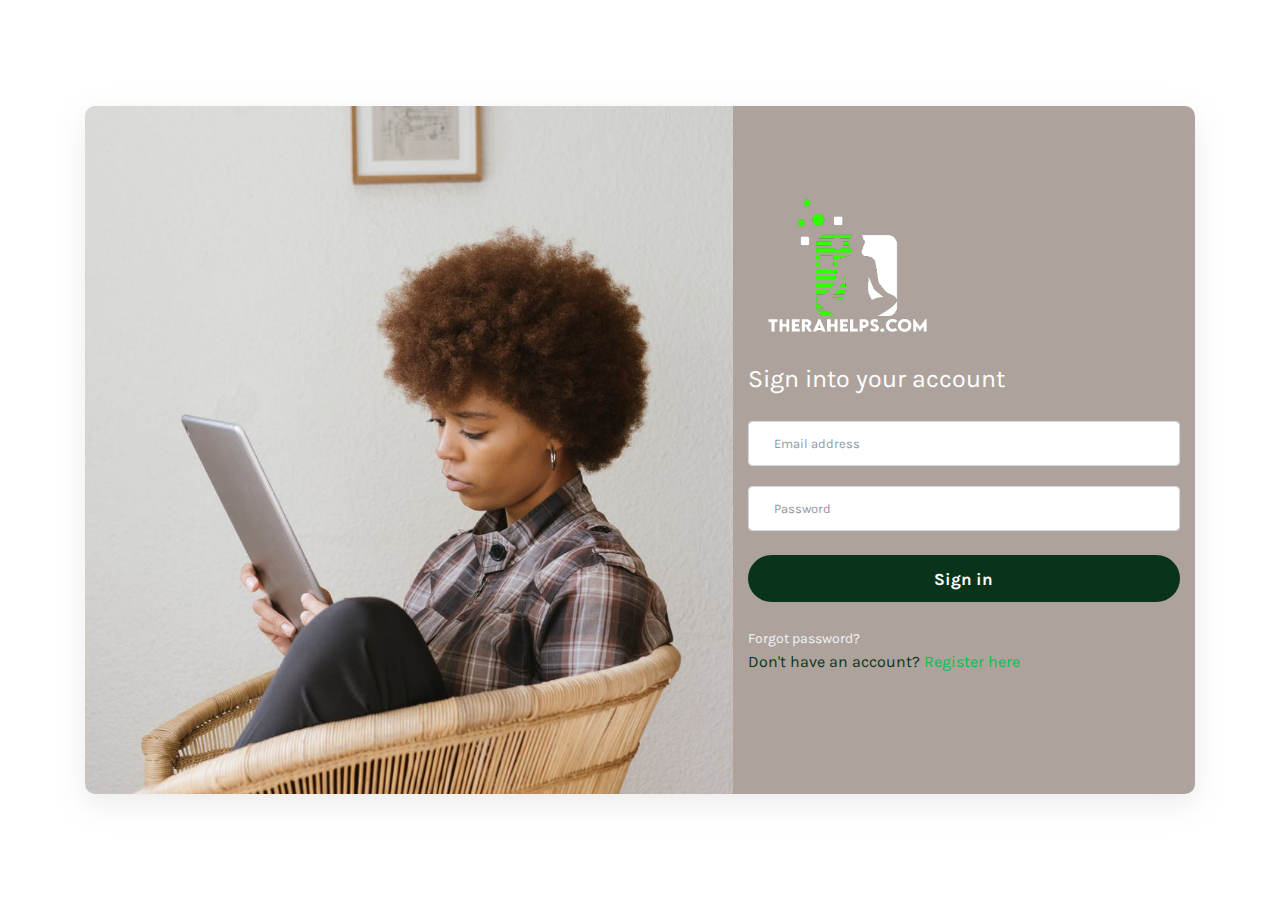
<file: index.html>
<!DOCTYPE html>
<html lang="en">
<head>
  <meta charset="UTF-8">
  <meta name="viewport" content="width=device-width, initial-scale=1.0">
  <meta http-equiv="X-UA-Compatible" content="ie=edge">
  <title>Login - TheraHelps</title>
  <link href="https://fonts.googleapis.com/css?family=Karla:400,700&display=swap" rel="stylesheet">
  <link rel="stylesheet" href="https://cdn.materialdesignicons.com/4.8.95/css/materialdesignicons.min.css">
  <link rel="stylesheet" href="https://stackpath.bootstrapcdn.com/bootstrap/4.4.1/css/bootstrap.min.css">
  <link rel="stylesheet" href="assets/css/style.css">
  <!-- Favicon -->
  <link rel="icon" type="image/png" sizes="32x32" href="assets/images/favicon-32x32.png">
  <link rel="icon" type="image/png" sizes="96x96" href="assets/images/favicon-96x96.png">
  <link rel="icon" type="image/png" sizes="16x16" href="assets/images/favicon-16x16.png">
</head>
<body>
  <main class="d-flex align-items-center min-vh-100 py-3 py-md-0">
    <div class="container">
      <div class="card login-card">
        <div class="row no-gutters">
          <div class="col-md-7">
            <img src="assets/images/login.jpg" alt="login" class="login-card-img">
          </div>
          <div class="col-md-5">
            <div class="card-body">
              <div class="brand-wrapper">
                <img src="assets/images/logo.png" alt="logo" class="logo">
              </div>
              <p class="login-card-description">Sign into your account</p>
              <form action="/2signup.html">
                  <div class="form-group">
                    <label for="email" class="sr-only">Email</label>
                    <input type="email" name="email" id="email" class="form-control" placeholder="Email address">
                  </div>
                  <div class="form-group mb-4">
                    <label for="password" class="sr-only">Password</label>
                    <input type="password" name="password" id="password" class="form-control" placeholder="Password">
                  </div>
                  <input name="login" id="login" class="btn btn-block login-btn mb-4" type="submit" value="Sign in">
                </form>
                <a href="#!" class="forgot-password-link">Forgot password?</a>
                <p class="login-card-footer-text">Don't have an account? <a href="#!" class="text-reset">Register here</a></p>                
            </div>
          </div>
        </div>
      </div>
      <!-- <div class="card login-card">
        <img src="assets/images/login.jpg" alt="login" class="login-card-img">
        <div class="card-body">
          <h2 class="login-card-title">Login</h2>
          <p class="login-card-description">Sign in to your account to continue.</p>
          <form action="#!">
            <div class="form-group">
              <label for="email" class="sr-only">Email</label>
              <input type="email" name="email" id="email" class="form-control" placeholder="Email">
            </div>
            <div class="form-group">
              <label for="password" class="sr-only">Password</label>
              <input type="password" name="password" id="password" class="form-control" placeholder="Password">
            </div>
            <div class="form-prompt-wrapper">
              <div class="custom-control custom-checkbox login-card-check-box">
                <input type="checkbox" class="custom-control-input" id="customCheck1">
                <label class="custom-control-label" for="customCheck1">Remember me</label>
              </div>              
              <a href="#!" class="text-reset">Forgot password?</a>
            </div>
            <input name="login" id="login" class="btn btn-block login-btn mb-4" type="button" value="Login">
          </form>
          <p class="login-card-footer-text">Don't have an account? <a href="#!" class="text-reset">Register here</a></p>
        </div>
      </div> -->
    </div>
  </main>
  <script src="https://code.jquery.com/jquery-3.4.1.min.js"></script>
  <script src="https://cdn.jsdelivr.net/npm/popper.js@1.16.0/dist/umd/popper.min.js"></script>
  <script src="https://stackpath.bootstrapcdn.com/bootstrap/4.4.1/js/bootstrap.min.js"></script>
</body>
</html>
</file>
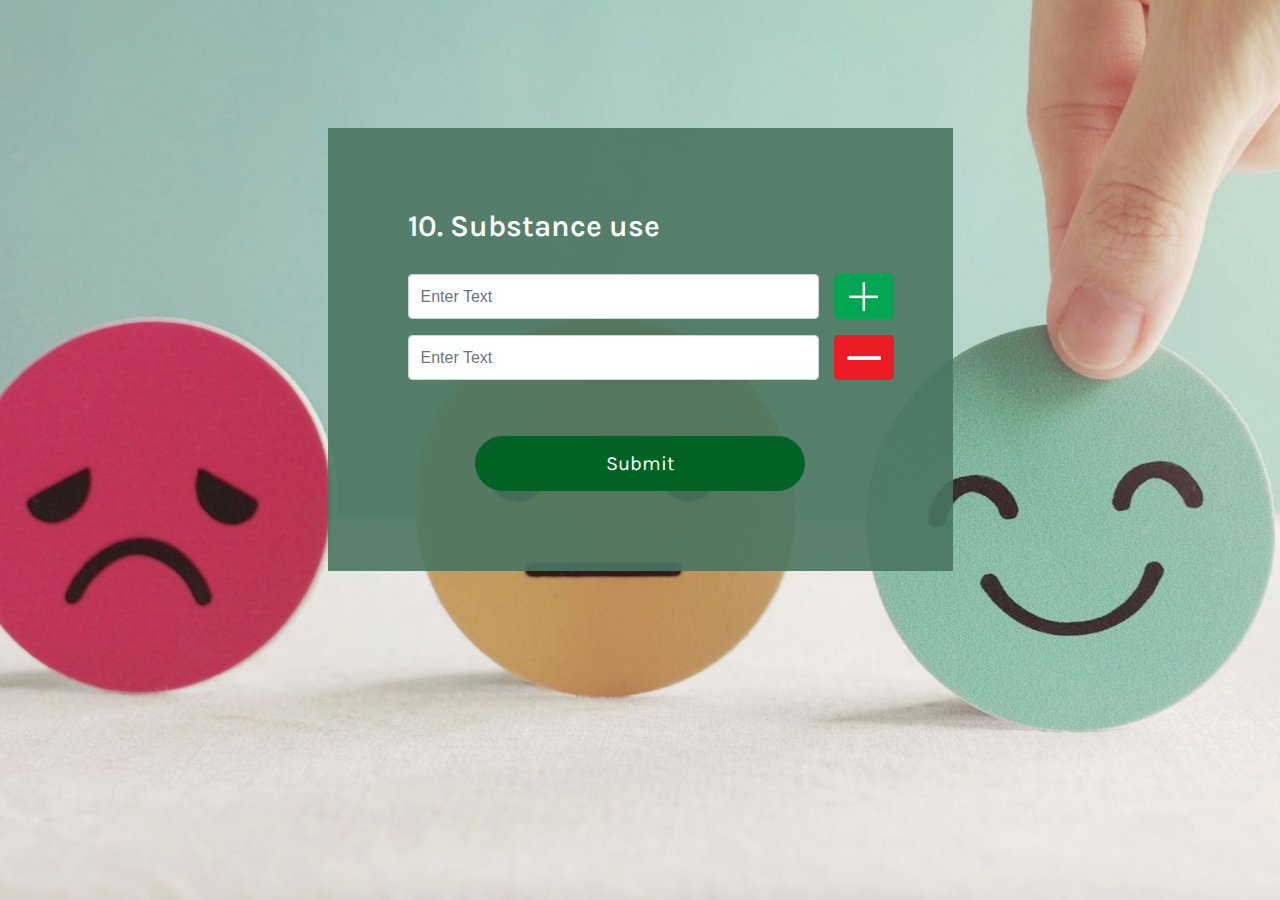
<file: 10.html>
<!DOCTYPE html>
<html lang="en">
<head>
  <meta charset="UTF-8">
  <meta name="viewport" content="width=device-width, initial-scale=1.0">
  <meta http-equiv="X-UA-Compatible" content="ie=edge">
  <title>Signup - TheraHelps</title>
  <link rel="stylesheet" href="assets/css/style.css">
  <link href="https://fonts.googleapis.com/css?family=Karla:400,700&display=swap" rel="stylesheet">
  <link rel="stylesheet" href="https://cdn.materialdesignicons.com/4.8.95/css/materialdesignicons.min.css">
  <link rel="stylesheet" href="https://stackpath.bootstrapcdn.com/bootstrap/4.4.1/css/bootstrap.min.css">
  <link rel="stylesheet" type="text/css" href="https://cdnjs.cloudflare.com/ajax/libs/font-awesome/4.7.0/css/font-awesome.css">  
</head>
<body>
 <div class="wrapper">
  <div class="row d-flex justify-content-center align-middle">
    <div class="col-md-6 my-auto">
      <div class="bg-green">
        <div class="questio">
          <h6>10. Substance use</h6>             
        </div>
        <div class="plus-section">
          <div class="d-flex">
            <div class="col-md-11 pl-0">
              <div class="form-group">            
                <input type="text" name="text"  class="form-control" placeholder="Enter Text">
              </div>
            </div>
            <div>
              <button class="btn-plus"><img src="assets/images/plus.png"></i></button>
            </div>
          </div>
          <div class="d-flex">
            <div class="col-md-11 pl-0">
              <div class="form-group">            
                <input type="text" name="text"  class="form-control" placeholder="Enter Text">
              </div>
            </div>
            <div>
              <button class="btn-minus"><img src="assets/images/minus.png"></button>
            </div>
          </div>
        </div>
                   
        <div class="text-center">
          <a href="/11.html">
            <button class="btn-submit">Submit</button>
          </a>
        </div>
      </div>
    </div>
  </div>
</div>
<script src="https://code.jquery.com/jquery-3.4.1.min.js"></script>
<script src="https://cdn.jsdelivr.net/npm/popper.js@1.16.0/dist/umd/popper.min.js"></script>
<script src="https://stackpath.bootstrapcdn.com/bootstrap/4.4.1/js/bootstrap.min.js"></script>
  
</body>
</html>
</file>
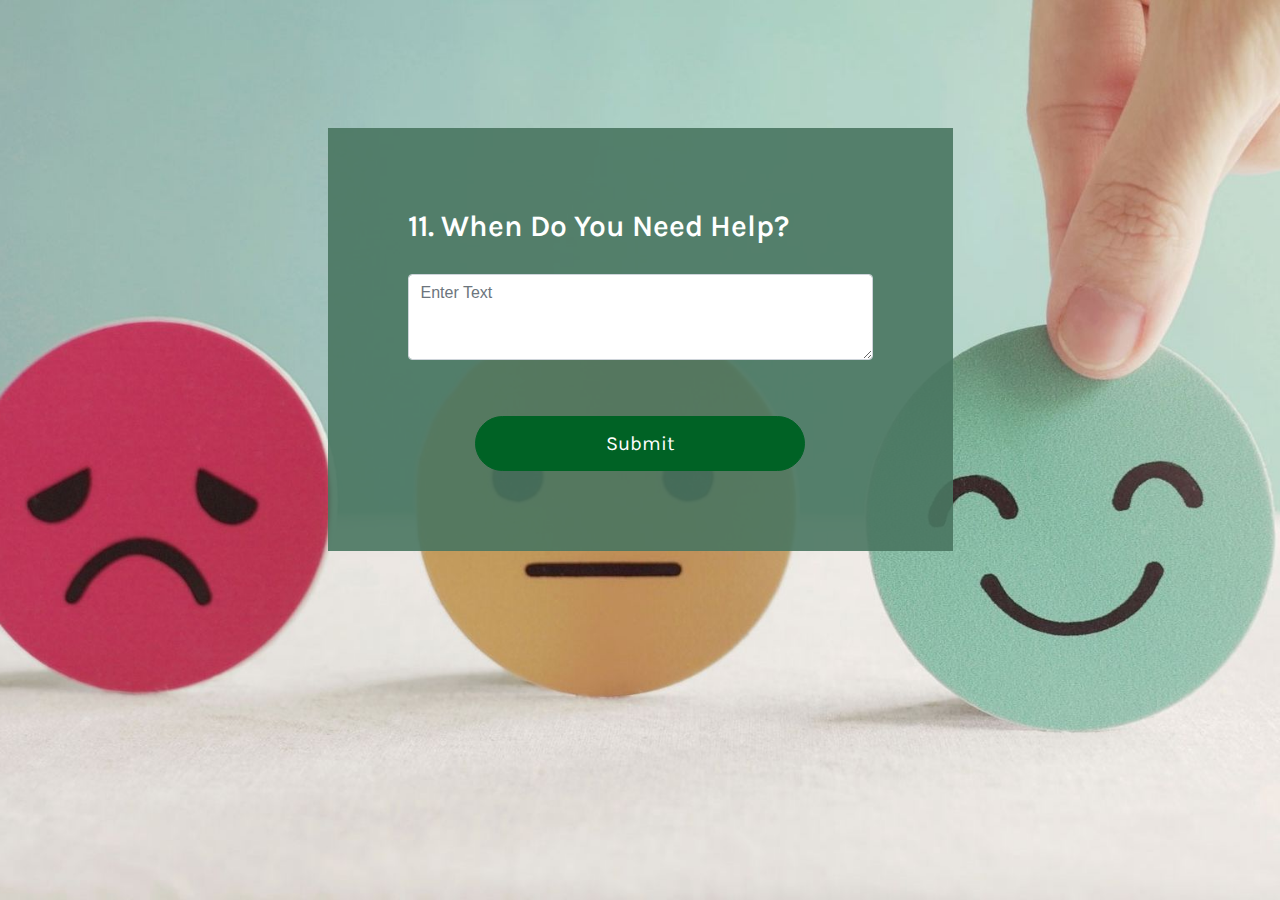
<file: 11.html>
<!DOCTYPE html>
<html lang="en">
<head>
  <meta charset="UTF-8">
  <meta name="viewport" content="width=device-width, initial-scale=1.0">
  <meta http-equiv="X-UA-Compatible" content="ie=edge">
  <title>Signup - TheraHelps</title>
  <link rel="stylesheet" href="assets/css/style.css">
  <link href="https://fonts.googleapis.com/css?family=Karla:400,700&display=swap" rel="stylesheet">
  <link rel="stylesheet" href="https://cdn.materialdesignicons.com/4.8.95/css/materialdesignicons.min.css">
  <link rel="stylesheet" href="https://stackpath.bootstrapcdn.com/bootstrap/4.4.1/css/bootstrap.min.css">  
</head>
<body>
 <div class="wrapper">
  <div class="row d-flex justify-content-center align-middle">
    <div class="col-md-6 my-auto">
      <div class="bg-green">
        <div class="questio">
          <h6>11. When Do You Need  Help?</h6>             
        </div>
        <div class="form-group">          
          <textarea class="form-control" id="exampleFormControlTextarea1" rows="3" placeholder="Enter Text"></textarea>
        </div>
        <div class="text-center">
          <a href="/12.html">
            <button class="btn-submit">Submit</button>
          </a>
        </div>
      </div>
    </div>
  </div>
</div>
<script src="https://code.jquery.com/jquery-3.4.1.min.js"></script>
<script src="https://cdn.jsdelivr.net/npm/popper.js@1.16.0/dist/umd/popper.min.js"></script>
<script src="https://stackpath.bootstrapcdn.com/bootstrap/4.4.1/js/bootstrap.min.js"></script>
  
</body>
</html>
</file>
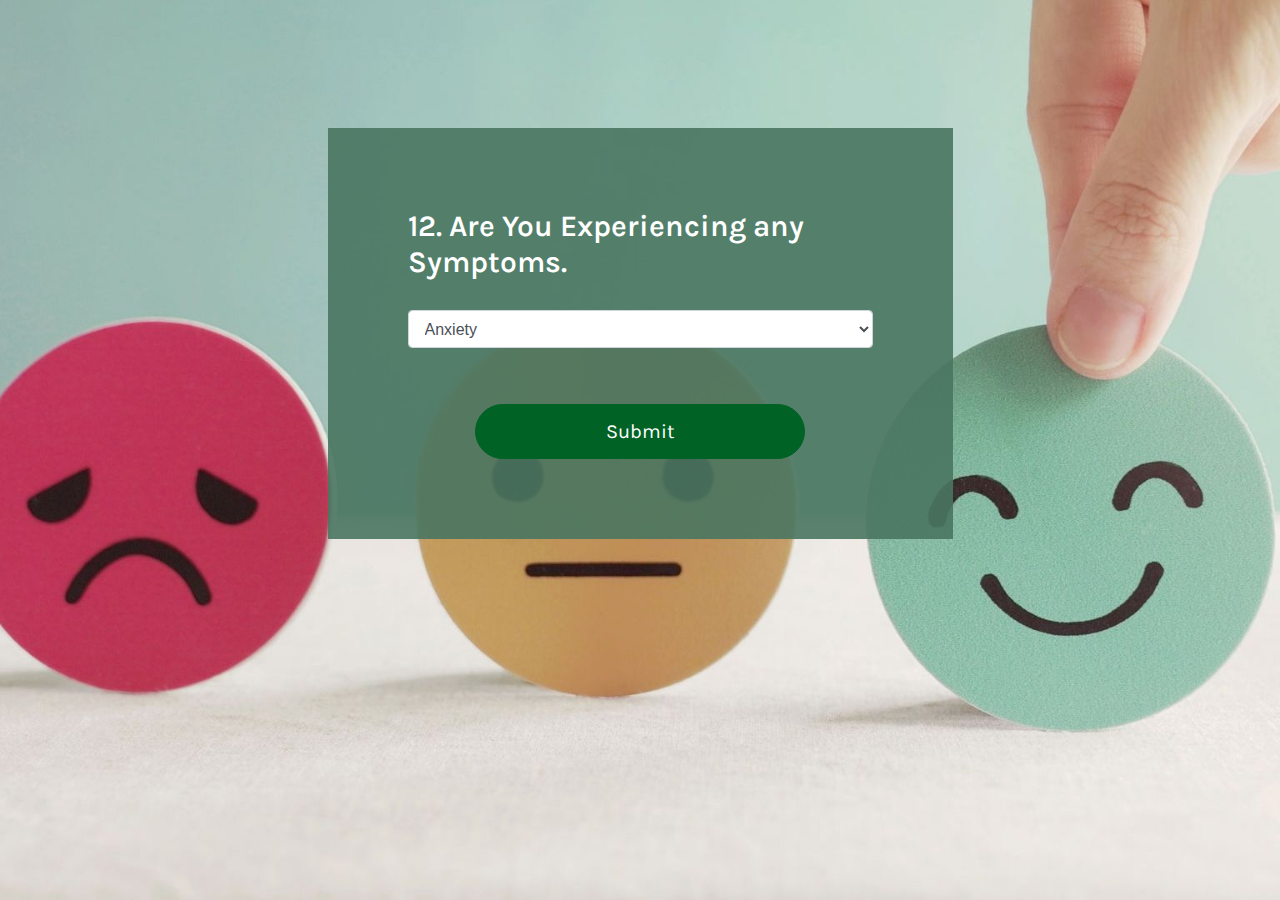
<file: 12.html>
<!DOCTYPE html>
<html lang="en">
<head>
  <meta charset="UTF-8">
  <meta name="viewport" content="width=device-width, initial-scale=1.0">
  <meta http-equiv="X-UA-Compatible" content="ie=edge">
  <title>Signup - TheraHelps</title>
  <link rel="stylesheet" href="assets/css/style.css">
  <link href="https://fonts.googleapis.com/css?family=Karla:400,700&display=swap" rel="stylesheet">
  <link rel="stylesheet" href="https://cdn.materialdesignicons.com/4.8.95/css/materialdesignicons.min.css">
  <link rel="stylesheet" href="https://stackpath.bootstrapcdn.com/bootstrap/4.4.1/css/bootstrap.min.css">  
</head>
<body>
 <div class="wrapper">
  <div class="row d-flex justify-content-center align-middle">
    <div class="col-md-6 my-auto">
      <div class="bg-green">
        <div class="questio">
          <h6>12. Are You Experiencing any Symptoms.</h6>             
        </div>
        <div class="form-group">          
          <select class="form-control" id="exampleFormControlSelect1">            
            <option>Anxiety</option>
            <option>Depression</option>
            <option>Moodiness</option>            
          </select>
        </div>
        <div class="text-center">
          <a href="/13.html">
            <button class="btn-submit">Submit</button>
          </a>
        </div>
      </div>
    </div>
  </div>
</div>
<script src="https://code.jquery.com/jquery-3.4.1.min.js"></script>
<script src="https://cdn.jsdelivr.net/npm/popper.js@1.16.0/dist/umd/popper.min.js"></script>
<script src="https://stackpath.bootstrapcdn.com/bootstrap/4.4.1/js/bootstrap.min.js"></script>
  
</body>
</html>
</file>
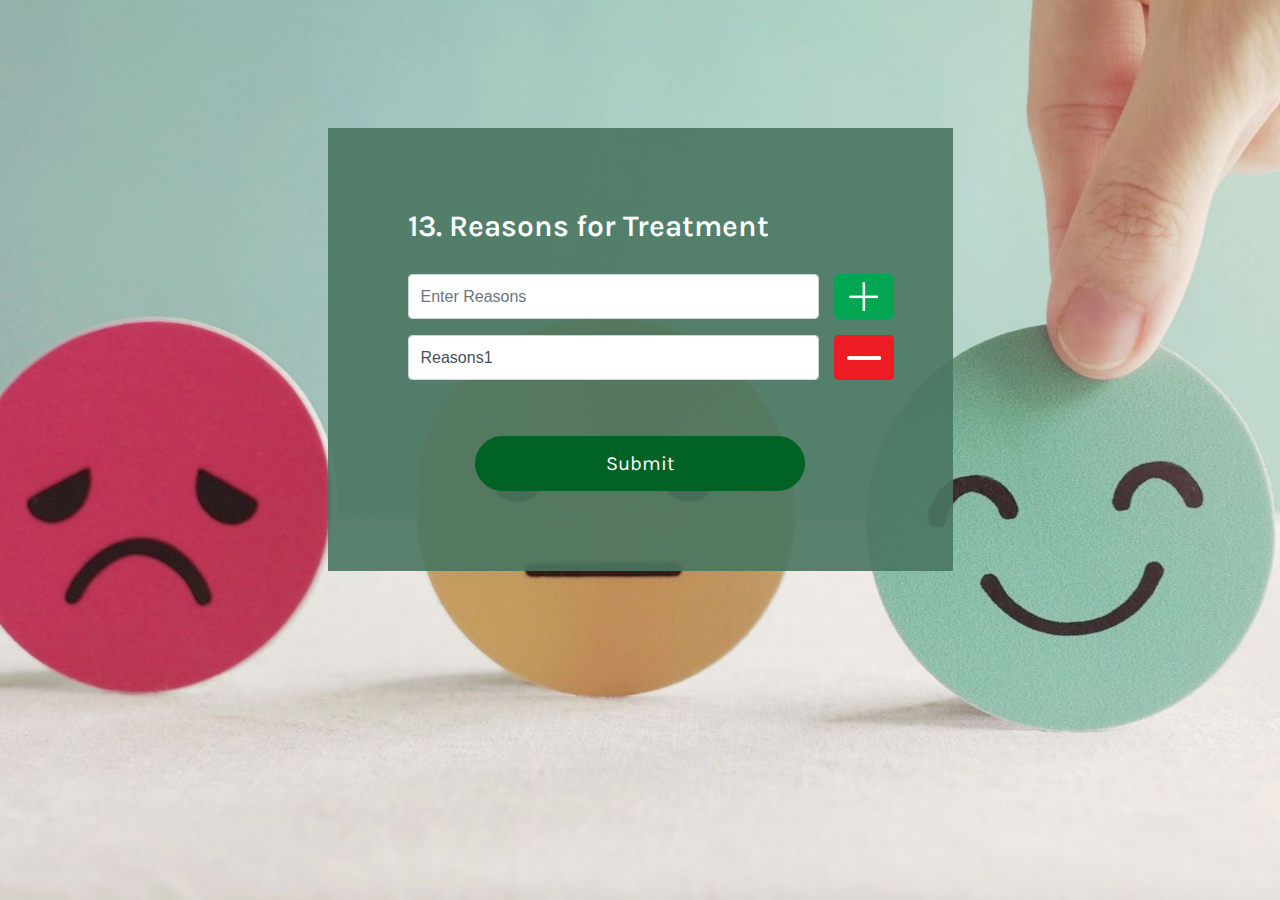
<file: 13.html>
<!DOCTYPE html>
<html lang="en">
<head>
  <meta charset="UTF-8">
  <meta name="viewport" content="width=device-width, initial-scale=1.0">
  <meta http-equiv="X-UA-Compatible" content="ie=edge">
  <title>Signup - TheraHelps</title>
  <link rel="stylesheet" href="assets/css/style.css">
  <link href="https://fonts.googleapis.com/css?family=Karla:400,700&display=swap" rel="stylesheet">
  <link rel="stylesheet" href="https://cdn.materialdesignicons.com/4.8.95/css/materialdesignicons.min.css">
  <link rel="stylesheet" href="https://stackpath.bootstrapcdn.com/bootstrap/4.4.1/css/bootstrap.min.css">
  <link rel="stylesheet" type="text/css" href="https://cdnjs.cloudflare.com/ajax/libs/font-awesome/4.7.0/css/font-awesome.css">  
</head>
<body>
 <div class="wrapper">
  <div class="row d-flex justify-content-center align-middle">
    <div class="col-md-6 my-auto">
      <div class="bg-green">
        <div class="questio">
          <h6>13. Reasons for Treatment</h6>             
        </div>
        <div class="plus-section">
          <div class="d-flex">
            <div class="col-md-11 pl-0">
              <div class="form-group">            
                <input type="text" name="text"  class="form-control" placeholder="Enter Reasons">
              </div>
            </div>
            <div>
              <button class="btn-plus"><img src="assets/images/plus.png"></i></button>
            </div>
          </div>
          <div class="d-flex">
            <div class="col-md-11 pl-0">
              <div class="form-group">            
                <input type="text" name="text"  class="form-control" value="Reasons1">
              </div>
            </div>
            <div>
              <button class="btn-minus"><img src="assets/images/minus.png"></button>
            </div>
          </div>
        </div>
                   
        <div class="text-center">
          <a href="/14.html">
            <button class="btn-submit">Submit</button>
          </a>
        </div>
      </div>
    </div>
  </div>
</div>
<script src="https://code.jquery.com/jquery-3.4.1.min.js"></script>
<script src="https://cdn.jsdelivr.net/npm/popper.js@1.16.0/dist/umd/popper.min.js"></script>
<script src="https://stackpath.bootstrapcdn.com/bootstrap/4.4.1/js/bootstrap.min.js"></script>
  
</body>
</html>
</file>
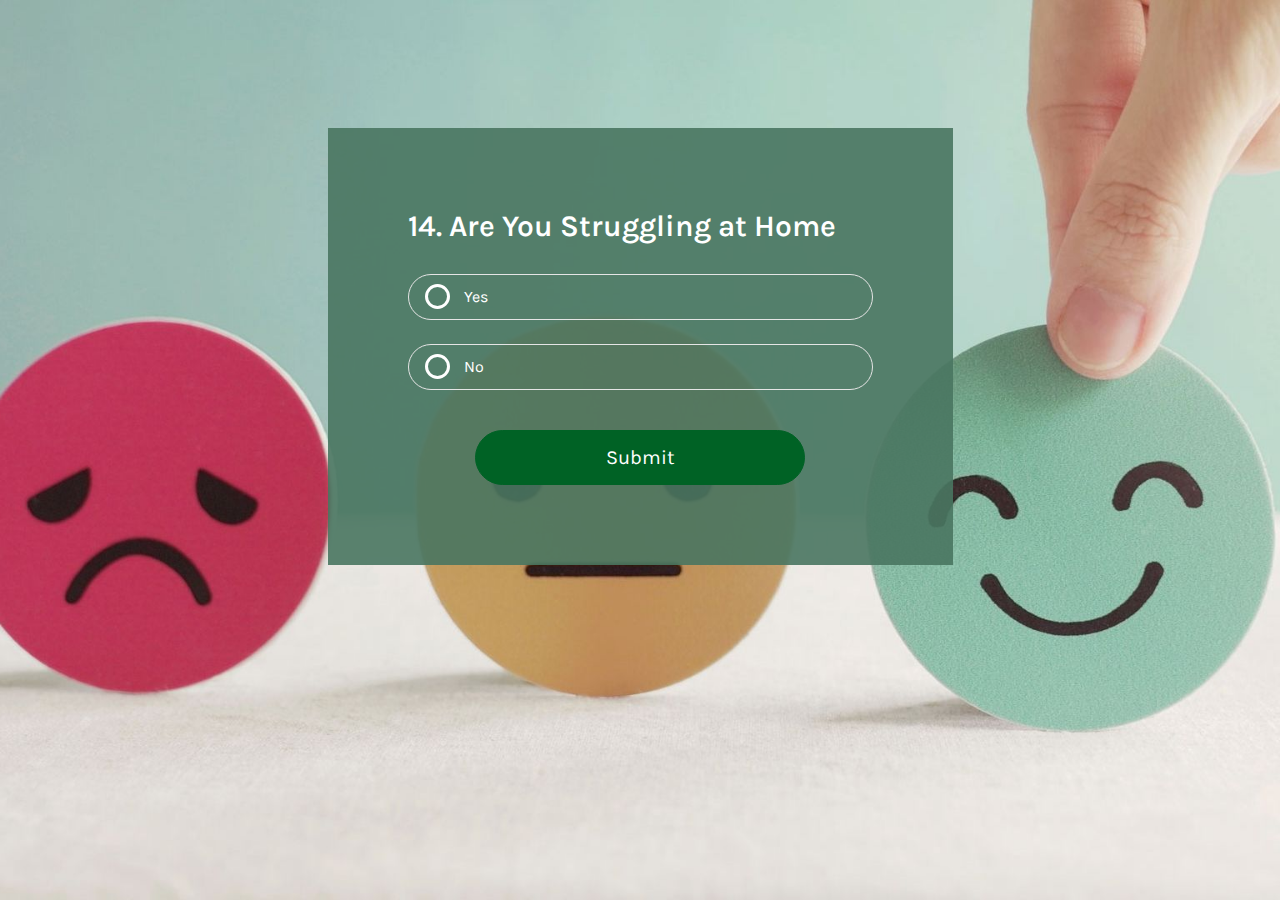
<file: 14.html>
<!DOCTYPE html>
<html lang="en">
<head>
  <meta charset="UTF-8">
  <meta name="viewport" content="width=device-width, initial-scale=1.0">
  <meta http-equiv="X-UA-Compatible" content="ie=edge">
  <title>Signup - TheraHelps</title>
  <link rel="stylesheet" href="assets/css/style.css">
  <link href="https://fonts.googleapis.com/css?family=Karla:400,700&display=swap" rel="stylesheet">
  <link rel="stylesheet" href="https://cdn.materialdesignicons.com/4.8.95/css/materialdesignicons.min.css">
  <link rel="stylesheet" href="https://stackpath.bootstrapcdn.com/bootstrap/4.4.1/css/bootstrap.min.css">  
</head>
<body>
 <div class="wrapper">
  <div class="row d-flex justify-content-center align-middle">
    <div class="col-md-6 my-auto">
      <div class="bg-green">
        <div class="questio">
          <h6>14. Are You Struggling at Home</h6>             
        </div>
        <div class="select-box mb-4">
          <div class="custom-control custom-radio">
            <input type="radio" id="customRadio8" name="customRadio" class="custom-control-input">
            <label class="custom-control-label" for="customRadio8">Yes</label>
          </div>
        </div>
        <div class="select-box">
          <div class="custom-control custom-radio">
            <input type="radio" id="customRadio9" name="customRadio" class="custom-control-input">
            <label class="custom-control-label" for="customRadio9">No</label>
          </div> 
        </div>       
        <div class="text-center">
          <a href="/15.html">
            <button class="btn-submit">Submit</button>
          </a>
        </div>
      </div>
    </div>
  </div>
</div>
<script src="https://code.jquery.com/jquery-3.4.1.min.js"></script>
<script src="https://cdn.jsdelivr.net/npm/popper.js@1.16.0/dist/umd/popper.min.js"></script>
<script src="https://stackpath.bootstrapcdn.com/bootstrap/4.4.1/js/bootstrap.min.js"></script>
  
</body>
</html>
</file>
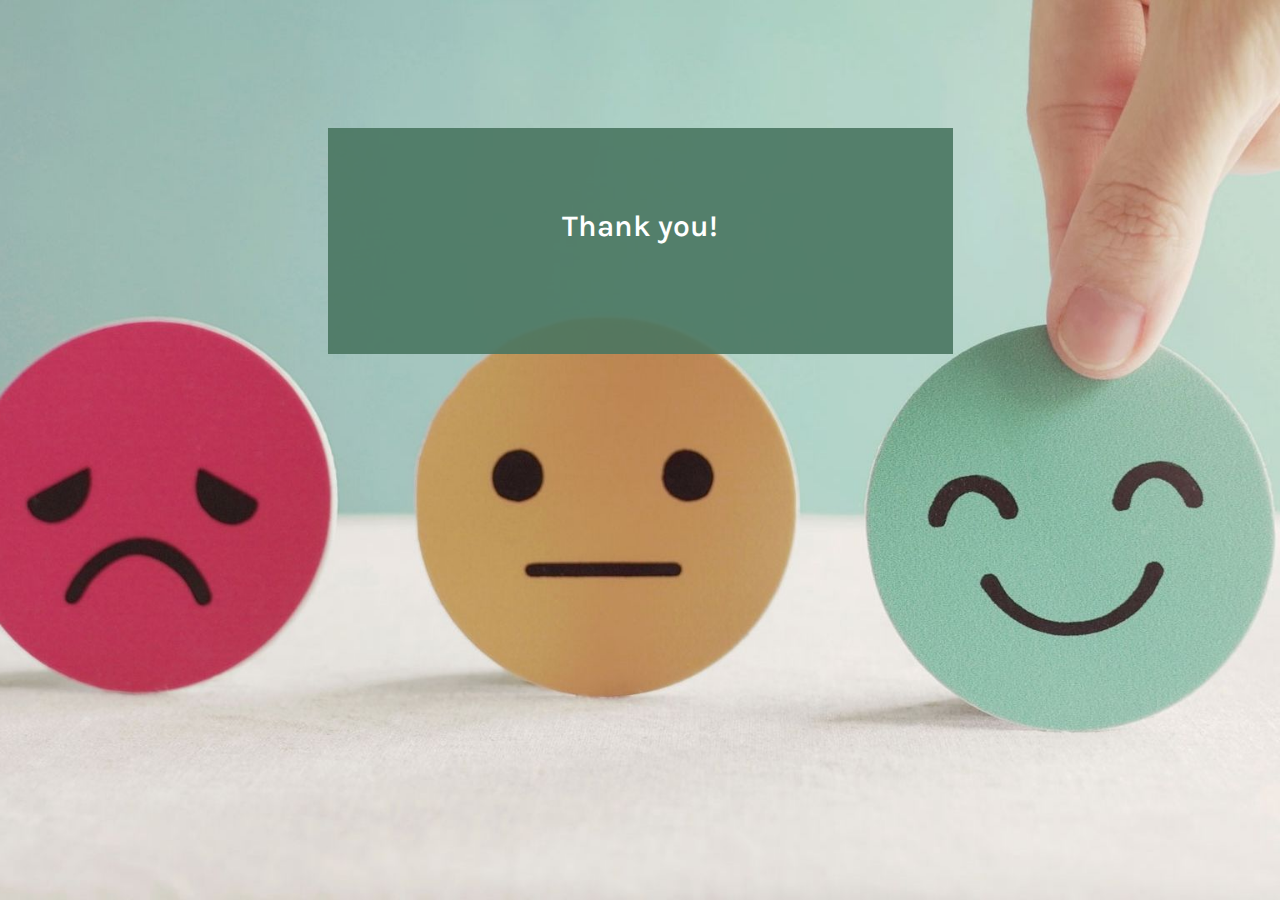
<file: 15.html>
<!DOCTYPE html>
<html lang="en">
<head>
  <meta charset="UTF-8">
  <meta name="viewport" content="width=device-width, initial-scale=1.0">
  <meta http-equiv="X-UA-Compatible" content="ie=edge">
  <title>Thank You - TheraHelps</title>
  <link rel="stylesheet" href="assets/css/style.css">
  <link href="https://fonts.googleapis.com/css?family=Karla:400,700&display=swap" rel="stylesheet">
  <link rel="stylesheet" href="https://cdn.materialdesignicons.com/4.8.95/css/materialdesignicons.min.css">
  <link rel="stylesheet" href="https://stackpath.bootstrapcdn.com/bootstrap/4.4.1/css/bootstrap.min.css">  
</head>
<body>
 <div class="wrapper">
  <div class="row d-flex justify-content-center align-middle">
    <div class="col-md-6 my-auto">
      <div class="bg-green">
        <div class="questio text-center"> 
          <h6>Thank you!</h6>
        </div>
      </div>
    </div>
  </div>
</div>
<script src="https://code.jquery.com/jquery-3.4.1.min.js"></script>
<script src="https://cdn.jsdelivr.net/npm/popper.js@1.16.0/dist/umd/popper.min.js"></script>
<script src="https://stackpath.bootstrapcdn.com/bootstrap/4.4.1/js/bootstrap.min.js"></script>
  
</body>
</html>
</file>
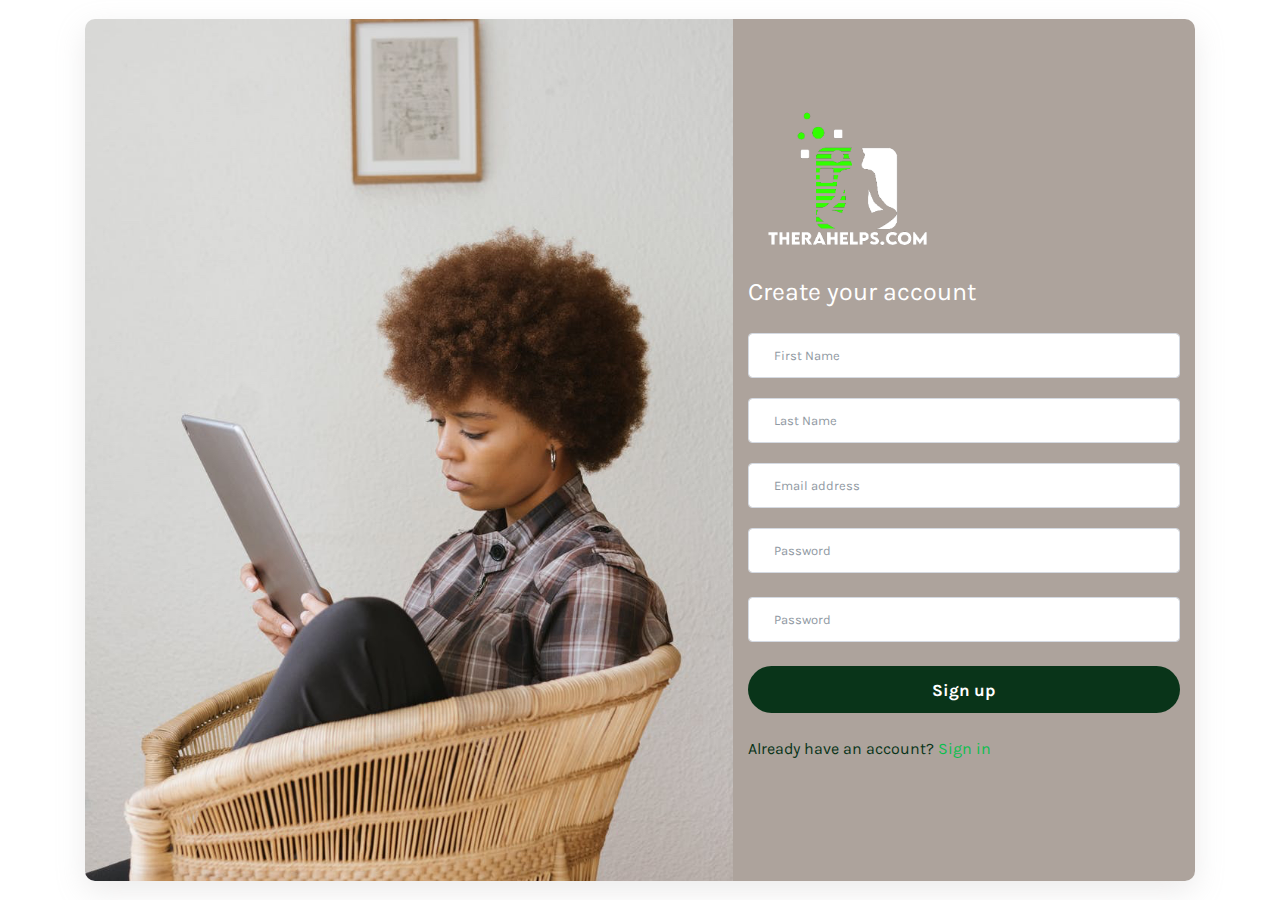
<file: 2signup.html>
<!DOCTYPE html>
<html lang="en">
<head>
  <meta charset="UTF-8">
  <meta name="viewport" content="width=device-width, initial-scale=1.0">
  <meta http-equiv="X-UA-Compatible" content="ie=edge">
  <title>Signup - TheraHelps</title>
  <link href="https://fonts.googleapis.com/css?family=Karla:400,700&display=swap" rel="stylesheet">
  <link rel="stylesheet" href="https://cdn.materialdesignicons.com/4.8.95/css/materialdesignicons.min.css">
  <link rel="stylesheet" href="https://stackpath.bootstrapcdn.com/bootstrap/4.4.1/css/bootstrap.min.css">
  <link rel="stylesheet" href="assets/css/style.css">
</head>
<body>
  <main class="d-flex align-items-center min-vh-100 py-3 py-md-0">
    <div class="container">
      <div class="card login-card">
        <div class="row no-gutters">
          <div class="col-md-7">
            <img src="assets/images/login.jpg" alt="login" class="login-card-img">
          </div>
          <div class="col-md-5">
            <div class="card-body">
              <div class="brand-wrapper">
                <img src="assets/images/logo.png" alt="logo" class="logo">
              </div>
              <p class="login-card-description">Create your account</p>
              <form action="/3insurencecard.html">
                <div class="form-group">
                    <label for="name" class="sr-only">First Name</label>
                    <input type="email" name="email" id="email" class="form-control" placeholder="First Name">
                  </div>
                  <div class="form-group">
                    <label for="name" class="sr-only">Last Name</label>
                    <input type="email" name="email" id="email" class="form-control" placeholder="Last Name">
                  </div>
                  <div class="form-group">
                    <label for="email" class="sr-only">Email Address</label>
                    <input type="email" name="email" id="email" class="form-control" placeholder="Email address">
                  </div>
                  <div class="form-group mb-4">
                    <label for="password" class="sr-only">Password</label>
                    <input type="password" name="password" id="password" class="form-control" placeholder="Password">
                  </div>
                  <div class="form-group mb-4">
                    <label for="password" class="sr-only">Confirm Password</label>
                    <input type="password" name="password" id="password" class="form-control" placeholder="Password">
                  </div>
                  <input name="login" id="login" class="btn btn-block login-btn mb-4" type="submit" value="Sign up">
                </form>                
                <p class="login-card-footer-text">Already have an account? <a href="#!" class="text-reset">Sign in</a></p>                
            </div>
          </div>
        </div>
      </div>
      <!-- <div class="card login-card">
        <img src="assets/images/login.jpg" alt="login" class="login-card-img">
        <div class="card-body">
          <h2 class="login-card-title">Login</h2>
          <p class="login-card-description">Sign in to your account to continue.</p>
          <form action="#!">
            <div class="form-group">
              <label for="email" class="sr-only">Email</label>
              <input type="email" name="email" id="email" class="form-control" placeholder="Email">
            </div>
            <div class="form-group">
              <label for="password" class="sr-only">Password</label>
              <input type="password" name="password" id="password" class="form-control" placeholder="Password">
            </div>
            <div class="form-prompt-wrapper">
              <div class="custom-control custom-checkbox login-card-check-box">
                <input type="checkbox" class="custom-control-input" id="customCheck1">
                <label class="custom-control-label" for="customCheck1">Remember me</label>
              </div>              
              <a href="#!" class="text-reset">Forgot password?</a>
            </div>
            <input name="login" id="login" class="btn btn-block login-btn mb-4" type="button" value="Login">
          </form>
          <p class="login-card-footer-text">Don't have an account? <a href="#!" class="text-reset">Register here</a></p>
        </div>
      </div> -->
    </div>
  </main>
  <script src="https://code.jquery.com/jquery-3.4.1.min.js"></script>
  <script src="https://cdn.jsdelivr.net/npm/popper.js@1.16.0/dist/umd/popper.min.js"></script>
  <script src="https://stackpath.bootstrapcdn.com/bootstrap/4.4.1/js/bootstrap.min.js"></script>
</body>
</html>
</file>
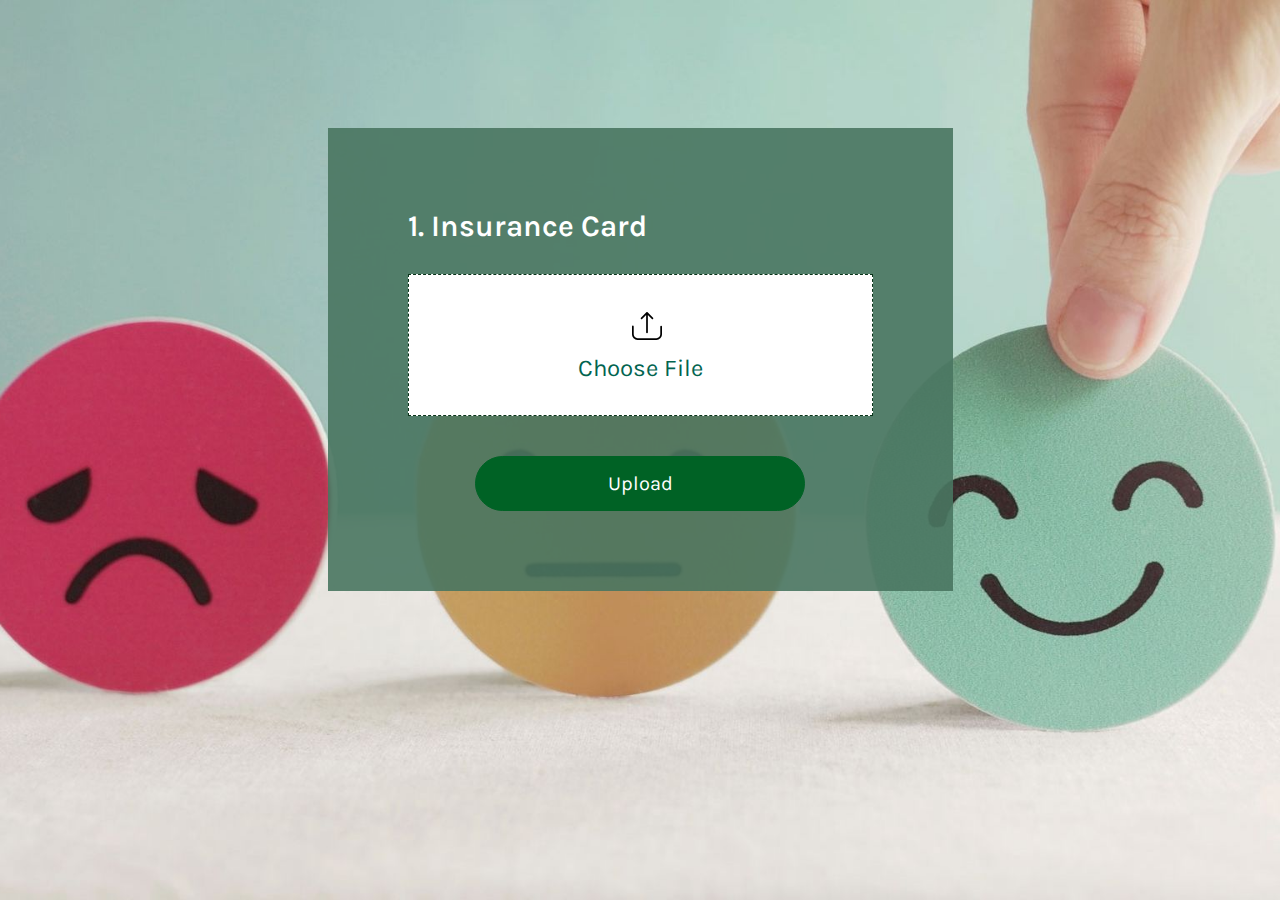
<file: 3insurencecard.html>
<!DOCTYPE html>
<html lang="en">
<head>
  <meta charset="UTF-8">
  <meta name="viewport" content="width=device-width, initial-scale=1.0">
  <meta http-equiv="X-UA-Compatible" content="ie=edge">
  <title>Signup - TheraHelps</title>
  <link rel="stylesheet" href="assets/css/style.css">
  <link href="https://fonts.googleapis.com/css?family=Karla:400,700&display=swap" rel="stylesheet">
  <link rel="stylesheet" href="https://cdn.materialdesignicons.com/4.8.95/css/materialdesignicons.min.css">
  <link rel="stylesheet" href="https://stackpath.bootstrapcdn.com/bootstrap/4.4.1/css/bootstrap.min.css">  
</head>
<body>
 <div class="wrapper">
  <div class="row d-flex justify-content-center align-middle">
    <div class="col-md-6 my-auto">
      <div class="bg-green">
        <div class="questio">
          <h6>1. Insurance Card</h6>             
        </div>
        <div class="upload-box">
          <div class="file-upload-wrapper">
             <input type="file" id="input-file-now-custom-2" class="file-upload"
            data-height="500" />
            <img src="assets/images/upload.svg">
            <p>Choose File</p>
          </div>
        </div>
        <div class="text-center">
          <a href="4.html">
            <button class="btn-submit">Upload</button>
          </a>
        </div>
      </div>
    </div>
  </div>
</div>
<script src="https://code.jquery.com/jquery-3.4.1.min.js"></script>
<script src="https://cdn.jsdelivr.net/npm/popper.js@1.16.0/dist/umd/popper.min.js"></script>
<script src="https://stackpath.bootstrapcdn.com/bootstrap/4.4.1/js/bootstrap.min.js"></script>
  
</body>
</html>

<script type="text/javascript">
    $('.file-upload').file_upload();
  </script>
</file>
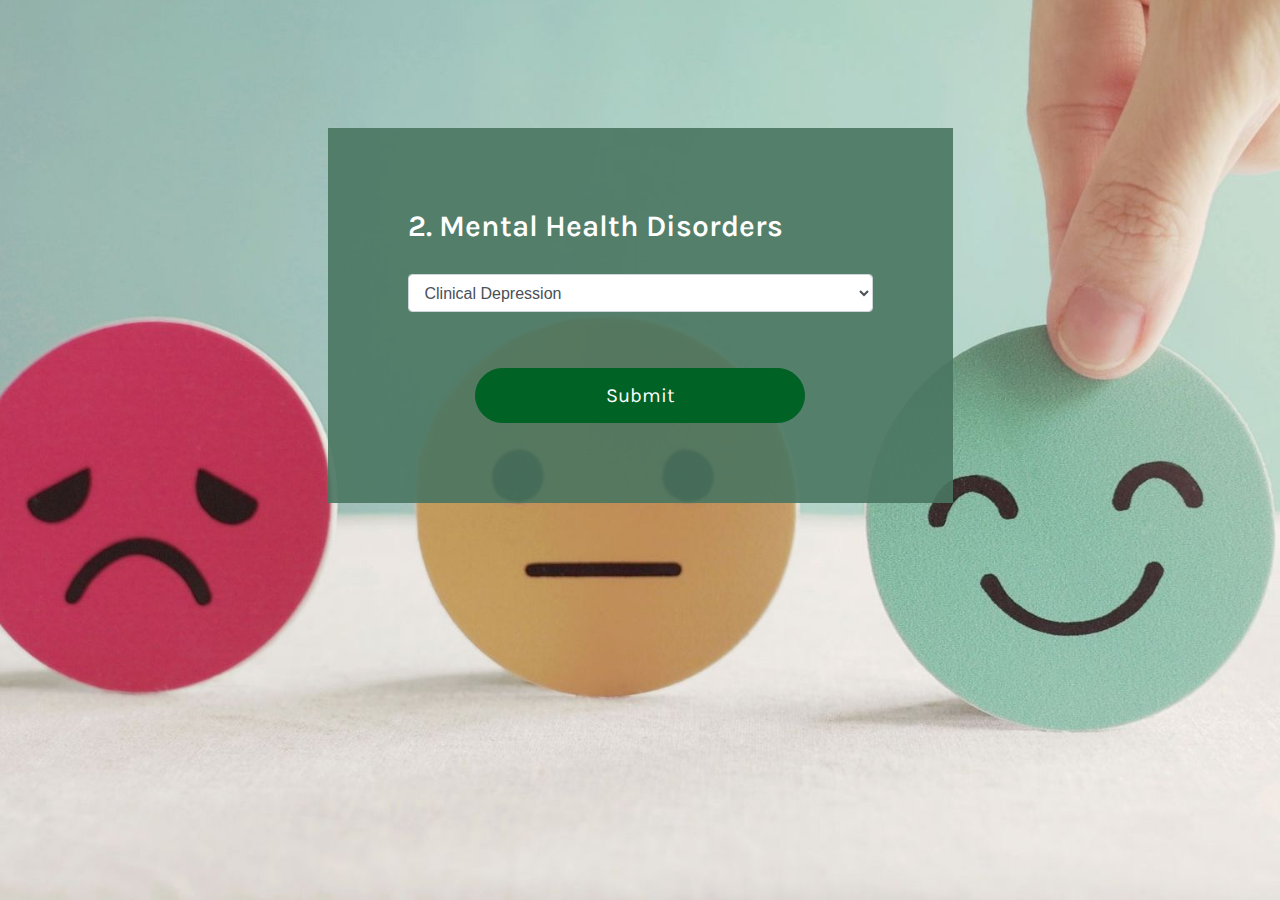
<file: 4.html>
<!DOCTYPE html>
<html lang="en">
<head>
  <meta charset="UTF-8">
  <meta name="viewport" content="width=device-width, initial-scale=1.0">
  <meta http-equiv="X-UA-Compatible" content="ie=edge">
  <title>Signup - TheraHelps</title>
  <link rel="stylesheet" href="assets/css/style.css">
  <link href="https://fonts.googleapis.com/css?family=Karla:400,700&display=swap" rel="stylesheet">
  <link rel="stylesheet" href="https://cdn.materialdesignicons.com/4.8.95/css/materialdesignicons.min.css">
  <link rel="stylesheet" href="https://stackpath.bootstrapcdn.com/bootstrap/4.4.1/css/bootstrap.min.css">  
</head>
<body>
 <div class="wrapper">
  <div class="row d-flex justify-content-center align-middle">
    <div class="col-md-6 my-auto">
      <div class="bg-green">
        <div class="questio">
          <h6>2. Mental Health Disorders</h6>             
        </div>
        <div class="form-group">          
          <select class="form-control" id="exampleFormControlSelect1">            
            <option>Clinical Depression</option>
            <option>Dementia</option>
            <option>OCD</option>
            <option>ADHD</option>
          </select>
        </div>
        <div class="text-center">
          <a href="/5.html">
            <button class="btn-submit">Submit</button>
          </a>
        </div>
      </div>
    </div>
  </div>
</div>
<script src="https://code.jquery.com/jquery-3.4.1.min.js"></script>
<script src="https://cdn.jsdelivr.net/npm/popper.js@1.16.0/dist/umd/popper.min.js"></script>
<script src="https://stackpath.bootstrapcdn.com/bootstrap/4.4.1/js/bootstrap.min.js"></script>
  
</body>
</html>
</file>
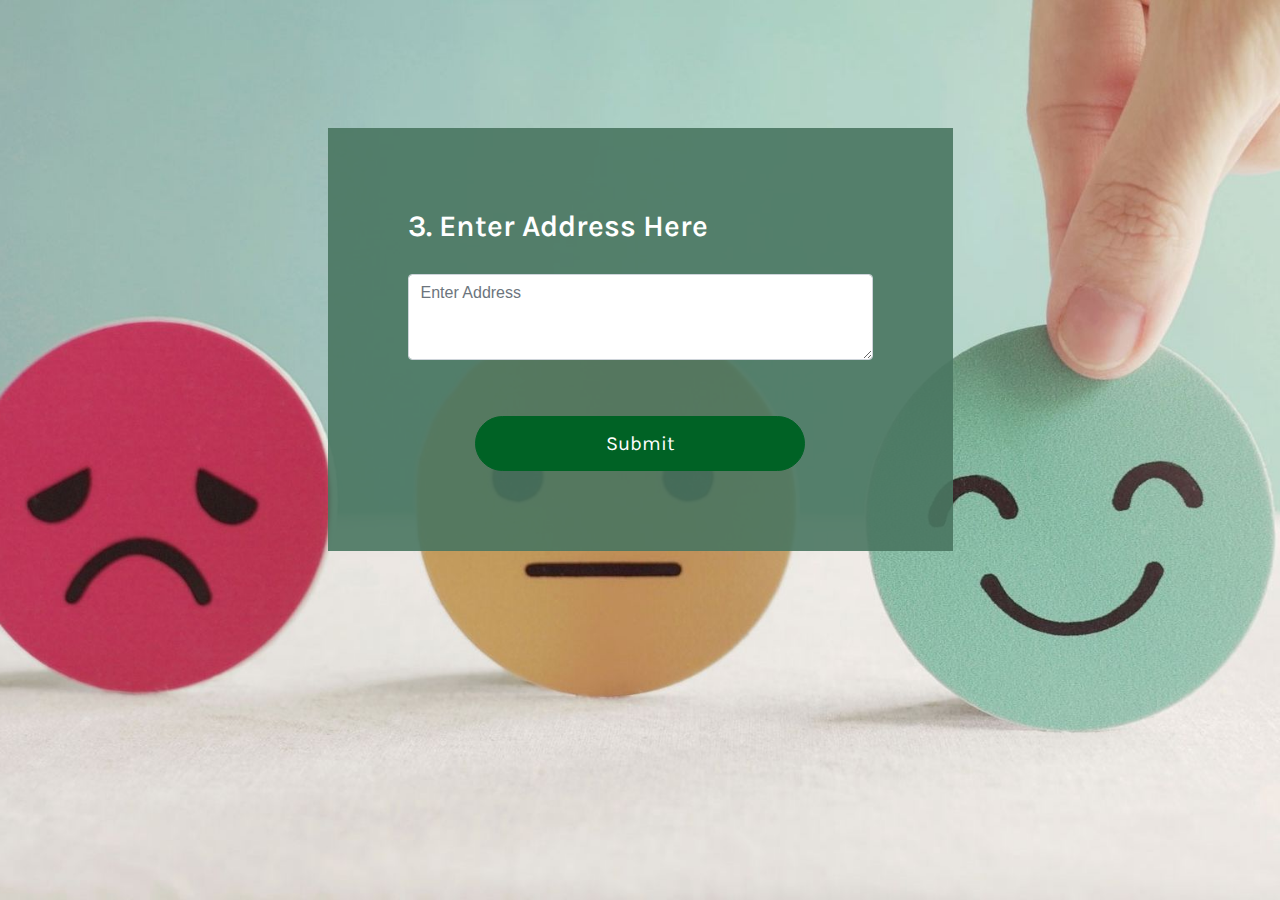
<file: 5.html>
<!DOCTYPE html>
<html lang="en">
<head>
  <meta charset="UTF-8">
  <meta name="viewport" content="width=device-width, initial-scale=1.0">
  <meta http-equiv="X-UA-Compatible" content="ie=edge">
  <title>Signup - TheraHelps</title>
  <link rel="stylesheet" href="assets/css/style.css">
  <link href="https://fonts.googleapis.com/css?family=Karla:400,700&display=swap" rel="stylesheet">
  <link rel="stylesheet" href="https://cdn.materialdesignicons.com/4.8.95/css/materialdesignicons.min.css">
  <link rel="stylesheet" href="https://stackpath.bootstrapcdn.com/bootstrap/4.4.1/css/bootstrap.min.css">  
</head>
<body>
 <div class="wrapper">
  <div class="row d-flex justify-content-center align-middle">
    <div class="col-md-6 my-auto">
      <div class="bg-green">
        <div class="questio">
          <h6>3. Enter Address Here</h6>             
        </div>
        <div class="form-group">          
          <textarea class="form-control" id="exampleFormControlTextarea1" rows="3" placeholder="Enter Address"></textarea>
        </div>
        <div class="text-center">
          <a href="/6.html">
            <button class="btn-submit">Submit</button>
          </a>
        </div>
      </div>
    </div>
  </div>
</div>
<script src="https://code.jquery.com/jquery-3.4.1.min.js"></script>
<script src="https://cdn.jsdelivr.net/npm/popper.js@1.16.0/dist/umd/popper.min.js"></script>
<script src="https://stackpath.bootstrapcdn.com/bootstrap/4.4.1/js/bootstrap.min.js"></script>
  
</body>
</html>
</file>
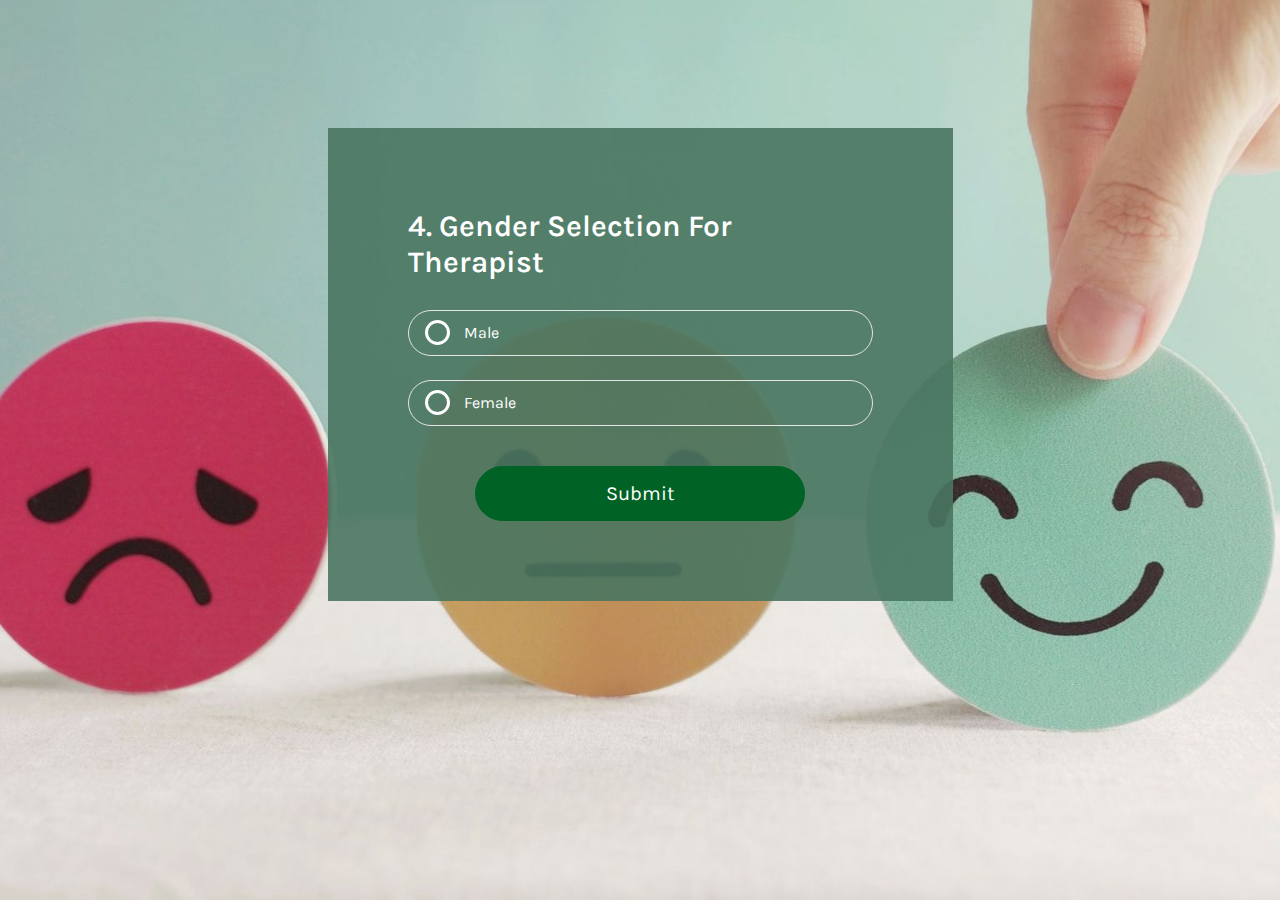
<file: 6.html>
<!DOCTYPE html>
<html lang="en">
<head>
  <meta charset="UTF-8">
  <meta name="viewport" content="width=device-width, initial-scale=1.0">
  <meta http-equiv="X-UA-Compatible" content="ie=edge">
  <title>Signup - TheraHelps</title>
  <link rel="stylesheet" href="assets/css/style.css">
  <link href="https://fonts.googleapis.com/css?family=Karla:400,700&display=swap" rel="stylesheet">
  <link rel="stylesheet" href="https://cdn.materialdesignicons.com/4.8.95/css/materialdesignicons.min.css">
  <link rel="stylesheet" href="https://stackpath.bootstrapcdn.com/bootstrap/4.4.1/css/bootstrap.min.css">  
</head>
<body>
 <div class="wrapper">
  <div class="row d-flex justify-content-center align-middle">
    <div class="col-md-6 my-auto">
      <div class="bg-green">
        <div class="questio">
          <h6>4. Gender Selection For Therapist</h6>             
        </div>
        <div class="select-box mb-4">
          <div class="custom-control custom-radio">
            <input type="radio" id="customRadio1" name="customRadio" class="custom-control-input">
            <label class="custom-control-label" for="customRadio1">Male</label>
          </div>
        </div>
        <div class="select-box">
          <div class="custom-control custom-radio">
            <input type="radio" id="customRadio2" name="customRadio" class="custom-control-input">
            <label class="custom-control-label" for="customRadio2">Female</label>
          </div> 
        </div>       
        <div class="text-center">
          <a href="/7.html">
            <button class="btn-submit">Submit</button>
          </a>
        </div>
      </div>
    </div>
  </div>
</div>
<script src="https://code.jquery.com/jquery-3.4.1.min.js"></script>
<script src="https://cdn.jsdelivr.net/npm/popper.js@1.16.0/dist/umd/popper.min.js"></script>
<script src="https://stackpath.bootstrapcdn.com/bootstrap/4.4.1/js/bootstrap.min.js"></script>
  
</body>
</html>
</file>
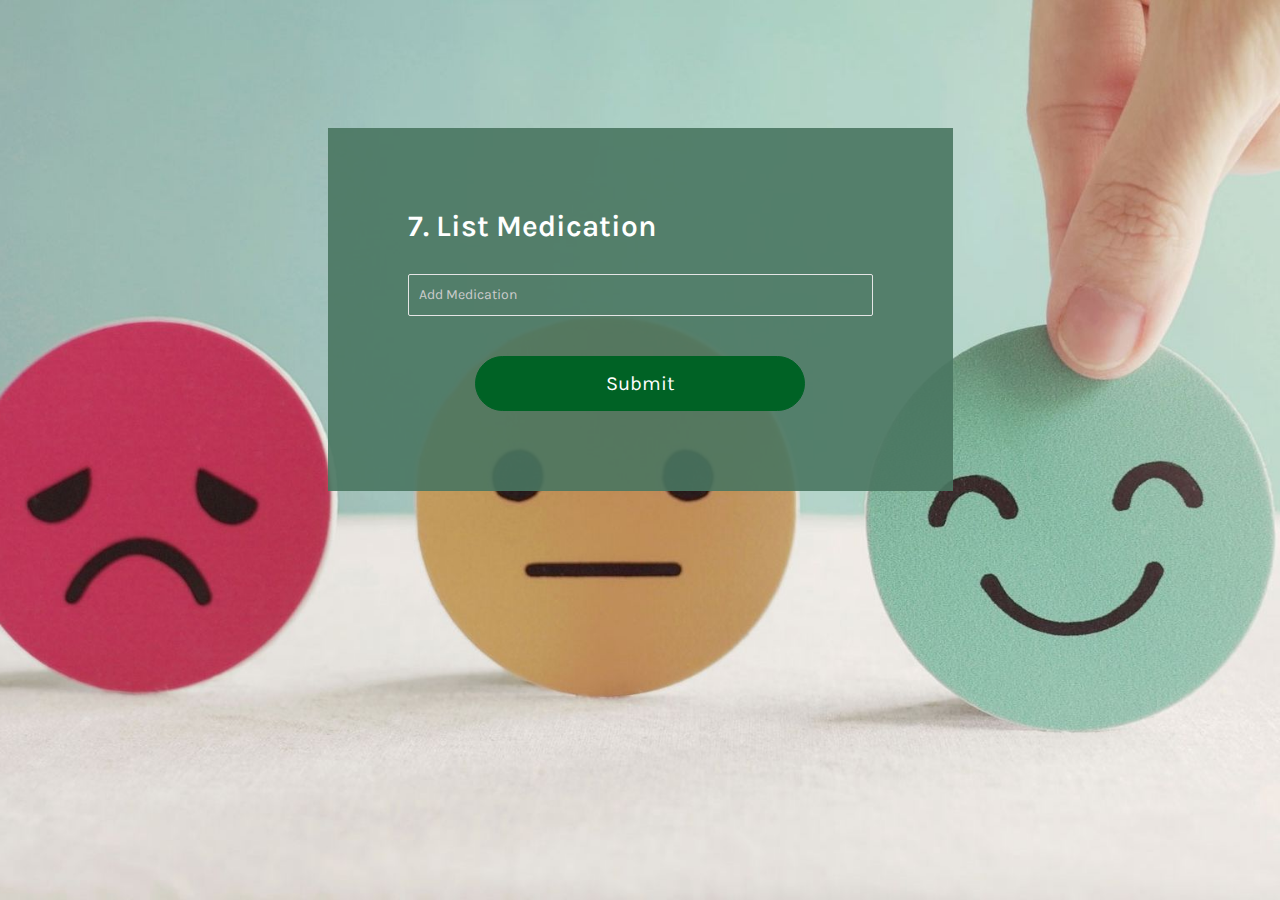
<file: 7.html>
<!DOCTYPE html>
<html lang="en">
<head>
  <meta charset="UTF-8">
  <meta name="viewport" content="width=device-width, initial-scale=1.0">
  <meta http-equiv="X-UA-Compatible" content="ie=edge">
  <title>Signup - TheraHelps</title>
  <link rel="stylesheet" href="assets/css/style.css">
  <link href="https://fonts.googleapis.com/css?family=Karla:400,700&display=swap" rel="stylesheet">
  <link rel="stylesheet" href="https://cdn.materialdesignicons.com/4.8.95/css/materialdesignicons.min.css">
  <link rel="stylesheet" href="https://stackpath.bootstrapcdn.com/bootstrap/4.4.1/css/bootstrap.min.css">  
</head>
<body>
 <div class="wrapper">
  <div class="row d-flex justify-content-center align-middle">
    <div class="col-md-6 my-auto">
      <div class="bg-green">
        <div class="questio">
          <h6>7. List Medication</h6>             
        </div>
        <div class="select-boxs">
          <input id="form-tags-1" name="tags-1" type="text" >
        </div>
               
        <div class="text-center">
          <a href="/8.html">
            <button class="btn-submit">Submit</button>
          </a>
        </div>
      </div>
    </div>
  </div>
</div>
<script src="https://code.jquery.com/jquery-3.4.1.min.js"></script>
<script src="https://cdn.jsdelivr.net/npm/popper.js@1.16.0/dist/umd/popper.min.js"></script>
<script src="https://stackpath.bootstrapcdn.com/bootstrap/4.4.1/js/bootstrap.min.js"></script>
  
</body>
</html>

<script type="text/javascript">
  $(function() {
  $('#form-tags-1').tagsInput();

  // $('#form-tags-2').tagsInput({
  //   'onAddTag': function(input, value) {
  //     console.log('tag added', input, value);
  //   },
  //   'onRemoveTag': function(input, value) {
  //     console.log('tag removed', input, value);
  //   },
  //   'onChange': function(input, value) {
  //     console.log('change triggered', input, value);
  //   }
  // });

  // $('#form-tags-3').tagsInput({
  //   'unique': true,
  //   'minChars': 2,
  //   'maxChars': 10,
  //   'limit': 5,
  //   'validationPattern': new RegExp('^[a-zA-Z]+$')
  // });

  // $('#form-tags-4').tagsInput({
  //   'autocomplete': {
  //     source: [
  //       'apple',
  //       'banana',
  //       'orange',
  //       'pizza'
  //     ]
  //   }
  // });

  // $('#form-tags-5').tagsInput({
  //   'delimiter': ';'
  // });

  // $('#form-tags-6').tagsInput({
  //   'delimiter': [',', ';']
  // });
});



/* jQuery Tags Input Revisited Plugin
 *
 * Copyright (c) Krzysztof Rusnarczyk
 * Licensed under the MIT license */

(function($) {
  var delimiter = [];
  var inputSettings = [];
  var callbacks = [];

  $.fn.addTag = function(value, options) {
    options = jQuery.extend({
      focus: false,
      callback: true
    }, options);
    
    this.each(function() {
      var id = $(this).attr('id');

      var tagslist = $(this).val().split(_getDelimiter(delimiter[id]));
      if (tagslist[0] === '') tagslist = [];

      value = jQuery.trim(value);
      
      if ((inputSettings[id].unique && $(this).tagExist(value)) || !_validateTag(value, inputSettings[id], tagslist, delimiter[id])) {
        $('#' + id + '_tag').addClass('error');
        return false;
      }
      
      $('<span>', {class: 'tag'}).append(
        $('<span>', {class: 'tag-text'}).text(value),
        $('<button>', {class: 'tag-remove'}).click(function() {
          return $('#' + id).removeTag(encodeURI(value));
        })
      ).insertBefore('#' + id + '_addTag');

      tagslist.push(value);

      $('#' + id + '_tag').val('');
      if (options.focus) {
        $('#' + id + '_tag').focus();
      } else {
        $('#' + id + '_tag').blur();
      }

      $.fn.tagsInput.updateTagsField(this, tagslist);

      if (options.callback && callbacks[id] && callbacks[id]['onAddTag']) {
        var f = callbacks[id]['onAddTag'];
        f.call(this, this, value);
      }
      
      if (callbacks[id] && callbacks[id]['onChange']) {
        var i = tagslist.length;
        var f = callbacks[id]['onChange'];
        f.call(this, this, value);
      }
    });

    return false;
  };

  $.fn.removeTag = function(value) {
    value = decodeURI(value);
    
    this.each(function() {
      var id = $(this).attr('id');

      var old = $(this).val().split(_getDelimiter(delimiter[id]));

      $('#' + id + '_tagsinput .tag').remove();
      
      var str = '';
      for (i = 0; i < old.length; ++i) {
        if (old[i] != value) {
          str = str + _getDelimiter(delimiter[id]) + old[i];
        }
      }

      $.fn.tagsInput.importTags(this, str);

      if (callbacks[id] && callbacks[id]['onRemoveTag']) {
        var f = callbacks[id]['onRemoveTag'];
        f.call(this, this, value);
      }
    });

    return false;
  };

  $.fn.tagExist = function(val) {
    var id = $(this).attr('id');
    var tagslist = $(this).val().split(_getDelimiter(delimiter[id]));
    return (jQuery.inArray(val, tagslist) >= 0);
  };

  $.fn.importTags = function(str) {
    var id = $(this).attr('id');
    $('#' + id + '_tagsinput .tag').remove();
    $.fn.tagsInput.importTags(this, str);
  };

  $.fn.tagsInput = function(options) {
    var settings = jQuery.extend({
      interactive: true,
      placeholder: 'Add Medication',
      minChars: 0,
      maxChars: null,
      limit: null,
      validationPattern: null,
      width: 'auto',
      height: 'auto',
      autocomplete: null,
      hide: true,
      delimiter: ',',
      unique: true,
      removeWithBackspace: true
    }, options);

    var uniqueIdCounter = 0;

    this.each(function() {
      if (typeof $(this).data('tagsinput-init') !== 'undefined') return;

      $(this).data('tagsinput-init', true);

      if (settings.hide) $(this).hide();
      
      var id = $(this).attr('id');
      if (!id || _getDelimiter(delimiter[$(this).attr('id')])) {
        id = $(this).attr('id', 'tags' + new Date().getTime() + (++uniqueIdCounter)).attr('id');
      }

      var data = jQuery.extend({
        pid: id,
        real_input: '#' + id,
        holder: '#' + id + '_tagsinput',
        input_wrapper: '#' + id + '_addTag',
        fake_input: '#' + id + '_tag'
      }, settings);

      delimiter[id] = data.delimiter;
      inputSettings[id] = {
        minChars: settings.minChars,
        maxChars: settings.maxChars,
        limit: settings.limit,
        validationPattern: settings.validationPattern,
        unique: settings.unique
      };

      if (settings.onAddTag || settings.onRemoveTag || settings.onChange) {
        callbacks[id] = [];
        callbacks[id]['onAddTag'] = settings.onAddTag;
        callbacks[id]['onRemoveTag'] = settings.onRemoveTag;
        callbacks[id]['onChange'] = settings.onChange;
      }

      var markup = $('<div>', {id: id + '_tagsinput', class: 'tagsinput'}).append(
        $('<div>', {id: id + '_addTag'}).append(
          settings.interactive ? $('<input>', {id: id + '_tag', class: 'tag-input', value: '', placeholder: settings.placeholder}) : null
        )
      );

      $(markup).insertAfter(this);

      $(data.holder).css('width', settings.width);
      $(data.holder).css('min-height', settings.height);
      $(data.holder).css('height', settings.height);

      if ($(data.real_input).val() !== '') {
        $.fn.tagsInput.importTags($(data.real_input), $(data.real_input).val());
      }
      
      // Stop here if interactive option is not chosen
      if (!settings.interactive) return;
      
      $(data.fake_input).val('');
      $(data.fake_input).data('pasted', false);
      
      $(data.fake_input).on('focus', data, function(event) {
        $(data.holder).addClass('focus');
        
        if ($(this).val() === '') {
          $(this).removeClass('error');
        }
      });
      
      $(data.fake_input).on('blur', data, function(event) {
        $(data.holder).removeClass('focus');
      });

      if (settings.autocomplete !== null && jQuery.ui.autocomplete !== undefined) {
        $(data.fake_input).autocomplete(settings.autocomplete);
        $(data.fake_input).on('autocompleteselect', data, function(event, ui) {
          $(event.data.real_input).addTag(ui.item.value, {
            focus: true,
            unique: settings.unique
          });
          
          return false;
        });
        
        $(data.fake_input).on('keypress', data, function(event) {
          if (_checkDelimiter(event)) {
            $(this).autocomplete("close");
          }
        });
      } else {
        $(data.fake_input).on('blur', data, function(event) {
          $(event.data.real_input).addTag($(event.data.fake_input).val(), {
            focus: true,
            unique: settings.unique
          });
          
          return false;
        });
      }
      
      // If a user types a delimiter create a new tag
      $(data.fake_input).on('keypress', data, function(event) {
        if (_checkDelimiter(event)) {
          event.preventDefault();
          
          $(event.data.real_input).addTag($(event.data.fake_input).val(), {
            focus: true,
            unique: settings.unique
          });
          
          return false;
        }
      });
      
      $(data.fake_input).on('paste', function () {
        $(this).data('pasted', true);
      });
      
      // If a user pastes the text check if it shouldn't be splitted into tags
      $(data.fake_input).on('input', data, function(event) {
        if (!$(this).data('pasted')) return;
        
        $(this).data('pasted', false);
        
        var value = $(event.data.fake_input).val();
        
        value = value.replace(/\n/g, '');
        value = value.replace(/\s/g, '');
        
        var tags = _splitIntoTags(event.data.delimiter, value);
        
        if (tags.length > 1) {
          for (var i = 0; i < tags.length; ++i) {
            $(event.data.real_input).addTag(tags[i], {
              focus: true,
              unique: settings.unique
            });
          }
          
          return false;
        }
      });
      
      // Deletes last tag on backspace
      data.removeWithBackspace && $(data.fake_input).on('keydown', function(event) {
        if (event.keyCode == 8 && $(this).val() === '') {
           event.preventDefault();
           var lastTag = $(this).closest('.tagsinput').find('.tag:last > span').text();
           var id = $(this).attr('id').replace(/_tag$/, '');
           $('#' + id).removeTag(encodeURI(lastTag));
           $(this).trigger('focus');
        }
      });

      // Removes the error class when user changes the value of the fake input
      $(data.fake_input).keydown(function(event) {
        // enter, alt, shift, esc, ctrl and arrows keys are ignored
        if (jQuery.inArray(event.keyCode, [13, 37, 38, 39, 40, 27, 16, 17, 18, 225]) === -1) {
          $(this).removeClass('error');
        }
      });
    });

    return this;
  };
  
  $.fn.tagsInput.updateTagsField = function(obj, tagslist) {
    var id = $(obj).attr('id');
    $(obj).val(tagslist.join(_getDelimiter(delimiter[id])));
  };

  $.fn.tagsInput.importTags = function(obj, val) {
    $(obj).val('');
    
    var id = $(obj).attr('id');
    var tags = _splitIntoTags(delimiter[id], val); 
    
    for (i = 0; i < tags.length; ++i) {
      $(obj).addTag(tags[i], {
        focus: false,
        callback: false
      });
    }
    
    if (callbacks[id] && callbacks[id]['onChange']) {
      var f = callbacks[id]['onChange'];
      f.call(obj, obj, tags);
    }
  };
  
  var _getDelimiter = function(delimiter) {
    if (typeof delimiter === 'undefined') {
      return delimiter;
    } else if (typeof delimiter === 'string') {
      return delimiter;
    } else {
      return delimiter[0];
    }
  };
  
  var _validateTag = function(value, inputSettings, tagslist, delimiter) {
    var result = true;
    
    if (value === '') result = false;
    if (value.length < inputSettings.minChars) result = false;
    if (inputSettings.maxChars !== null && value.length > inputSettings.maxChars) result = false;
    if (inputSettings.limit !== null && tagslist.length >= inputSettings.limit) result = false;
    if (inputSettings.validationPattern !== null && !inputSettings.validationPattern.test(value)) result = false;
    
    if (typeof delimiter === 'string') {
      if (value.indexOf(delimiter) > -1) result = false;
    } else {
      $.each(delimiter, function(index, _delimiter) {
        if (value.indexOf(_delimiter) > -1) result = false;
        return false;
      });
    }
    
    return result;
  };
 
  var _checkDelimiter = function(event) {
    var found = false;
    
    if (event.which === 13) {
      return true;
    }

    if (typeof event.data.delimiter === 'string') {
      if (event.which === event.data.delimiter.charCodeAt(0)) {
        found = true;
      }
    } else {
      $.each(event.data.delimiter, function(index, delimiter) {
        if (event.which === delimiter.charCodeAt(0)) {
          found = true;
        }
      });
    }
    
    return found;
   };
   
   var _splitIntoTags = function(delimiter, value) {
     if (value === '') return [];
     
     if (typeof delimiter === 'string') {
       return value.split(delimiter);
     } else {
       var tmpDelimiter = '∞';
       var text = value;
       
       $.each(delimiter, function(index, _delimiter) {
         text = text.split(_delimiter).join(tmpDelimiter);
       });
       
       return text.split(tmpDelimiter);
     }
     
     return [];
   };
})(jQuery);

</script>
</file>
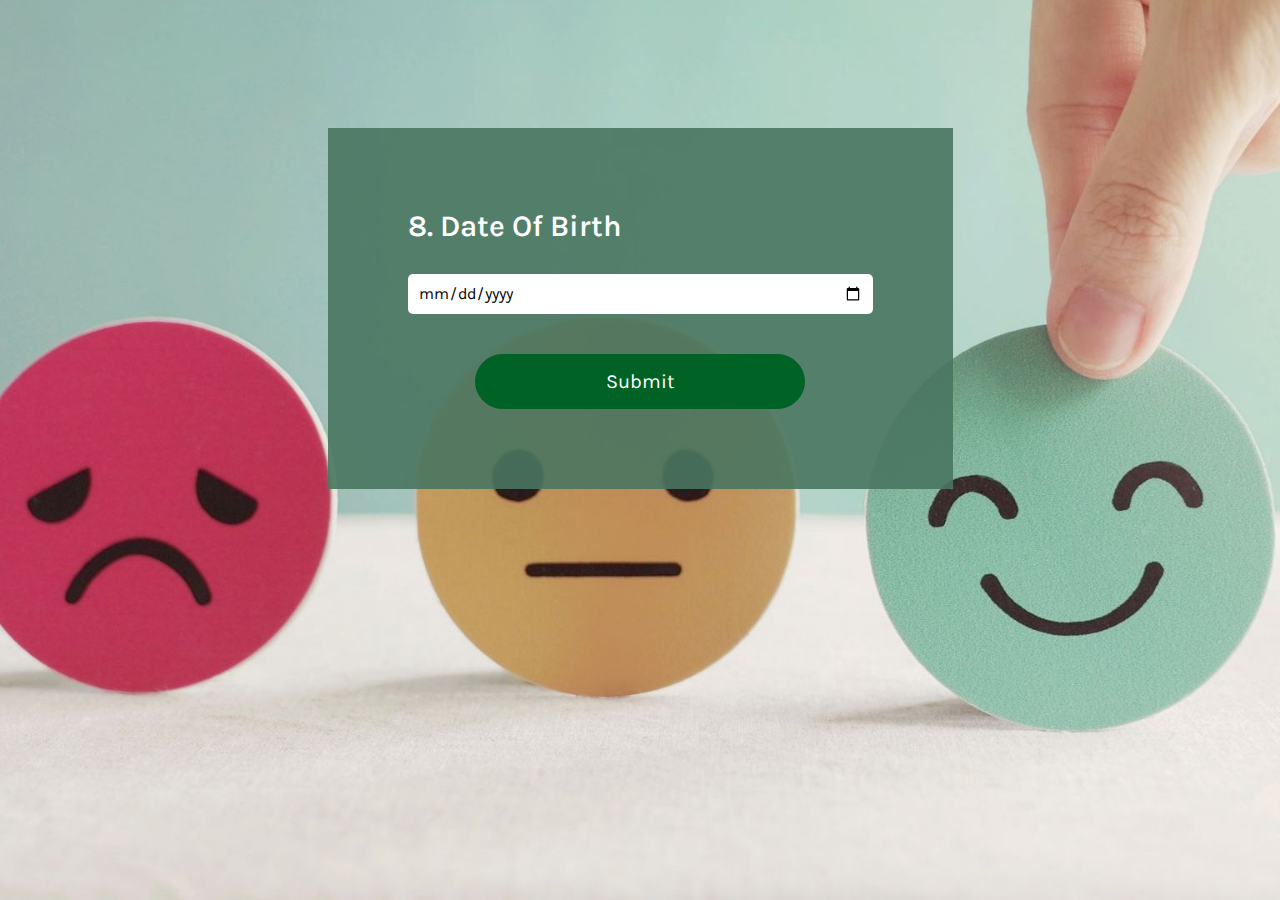
<file: 8.html>
<!DOCTYPE html>
<html lang="en">
<head>
  <meta charset="UTF-8">
  <meta name="viewport" content="width=device-width, initial-scale=1.0">
  <meta http-equiv="X-UA-Compatible" content="ie=edge">
  <title>Signup - TheraHelps</title>
  <link rel="stylesheet" href="assets/css/style.css">
  <link href="https://fonts.googleapis.com/css?family=Karla:400,700&display=swap" rel="stylesheet">
  <link rel="stylesheet" href="https://cdn.materialdesignicons.com/4.8.95/css/materialdesignicons.min.css">
  <link rel="stylesheet" href="https://stackpath.bootstrapcdn.com/bootstrap/4.4.1/css/bootstrap.min.css">  
</head>
<body>
 <div class="wrapper">
  <div class="row d-flex justify-content-center align-middle">
    <div class="col-md-6 my-auto">
      <div class="bg-green">
        <div class="questio">
          <h6>8. Date Of Birth</h6>             
        </div>
        <div class="date-section">
          <form action="/action_page.php">            
            <input type="date" id="birthday" name="birthday">            
          </form>
        </div>
             
        <div class="text-center">
          <a href="/9.html">
            <button class="btn-submit">Submit</button>
          </a>
        </div>
      </div>
    </div>
  </div>
</div>
<script src="https://code.jquery.com/jquery-3.4.1.min.js"></script>
<script src="https://cdn.jsdelivr.net/npm/popper.js@1.16.0/dist/umd/popper.min.js"></script>
<script src="https://stackpath.bootstrapcdn.com/bootstrap/4.4.1/js/bootstrap.min.js"></script>

</body>
</html>
</file>
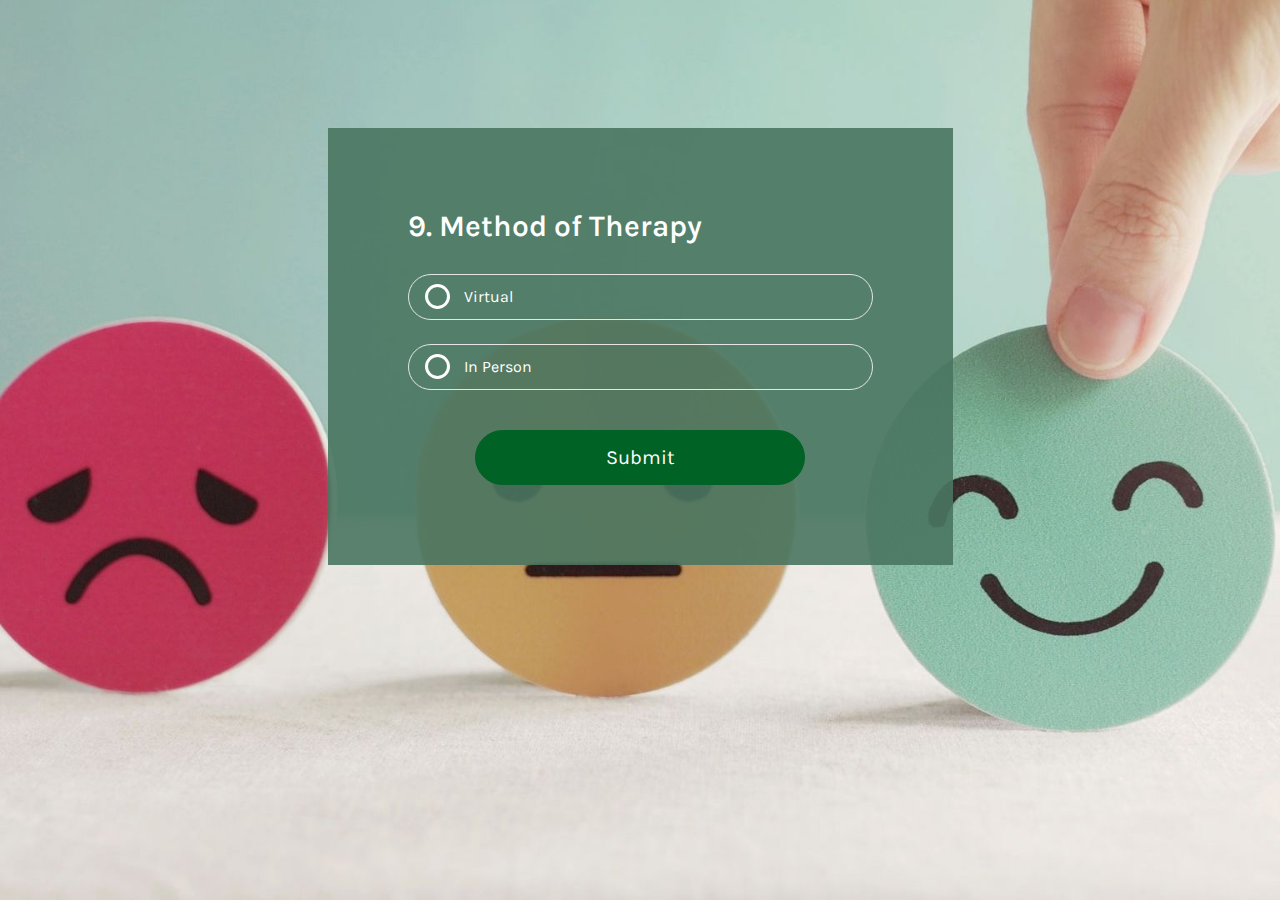
<file: 9.html>
<!DOCTYPE html>
<html lang="en">
<head>
  <meta charset="UTF-8">
  <meta name="viewport" content="width=device-width, initial-scale=1.0">
  <meta http-equiv="X-UA-Compatible" content="ie=edge">
  <title>Signup - TheraHelps</title>
  <link rel="stylesheet" href="assets/css/style.css">
  <link href="https://fonts.googleapis.com/css?family=Karla:400,700&display=swap" rel="stylesheet">
  <link rel="stylesheet" href="https://cdn.materialdesignicons.com/4.8.95/css/materialdesignicons.min.css">
  <link rel="stylesheet" href="https://stackpath.bootstrapcdn.com/bootstrap/4.4.1/css/bootstrap.min.css">  
</head>
<body>
 <div class="wrapper">
  <div class="row d-flex justify-content-center align-middle">
    <div class="col-md-6 my-auto">
      <div class="bg-green">
        <div class="questio">
          <h6>9. Method of Therapy</h6>             
        </div>
        <div class="select-box mb-4">
          <div class="custom-control custom-radio">
            <input type="radio" id="customRadio6" name="customRadio" class="custom-control-input">
            <label class="custom-control-label" for="customRadio6">Virtual</label>
          </div>
        </div>
        <div class="select-box">
          <div class="custom-control custom-radio">
            <input type="radio" id="customRadio7" name="customRadio" class="custom-control-input">
            <label class="custom-control-label" for="customRadio7">In Person</label>
          </div> 
        </div>              
        <div class="text-center">
          <a href="/10.html">
            <button class="btn-submit">Submit</button>
          </a>
        </div>
      </div>
    </div>
  </div>
</div>
<script src="https://code.jquery.com/jquery-3.4.1.min.js"></script>
<script src="https://cdn.jsdelivr.net/npm/popper.js@1.16.0/dist/umd/popper.min.js"></script>
<script src="https://stackpath.bootstrapcdn.com/bootstrap/4.4.1/js/bootstrap.min.js"></script>
  
</body>
</html>
</file>
<file: assets/css/style.css>
body {
  font-family: "Karla", sans-serif;
  min-height: 100vh;
}

.brand-wrapper {
  margin-bottom: 19px;
}

.brand-wrapper .logo {
  height: 150px;
}

.login-card {
  border: 0;
  border-radius: 10px;
  box-shadow: 0 10px 30px 0 rgba(172, 168, 168, 0.23);
  overflow: hidden;
}

.login-card-img {
  border-radius: 0;
  position: absolute;
  width: 100%;
  height: 100%;
  -o-object-fit: cover;
  object-fit: cover;
}

.login-card .card-body {
  padding: 85px 15px 60px;
  background: #ada39c;
}

@media (max-width: 422px) {
  .login-card .card-body {
    padding: 35px 24px;
  }
}

.login-card-description {
  font-size: 25px;
  color: #fff;
  font-weight: normal;
  margin-bottom: 23px;
}

.login-card form {
  /*max-width: 326px;*/
}

.login-card .form-control {
  border: 1px solid #d5dae2;
  padding: 15px 25px;
  margin-bottom: 20px;
  min-height: 45px;
  font-size: 13px;
  line-height: 15;
  font-weight: normal;
}

.login-card .form-control::-webkit-input-placeholder {
  color: #919aa3;
}

.login-card .form-control::-moz-placeholder {
  color: #919aa3;
}

.login-card .form-control:-ms-input-placeholder {
  color: #919aa3;
}

.login-card .form-control::-ms-input-placeholder {
  color: #919aa3;
}

.login-card .form-control::placeholder {
  color: #919aa3;
}

.login-card .login-btn {
  padding: 13px 20px 12px;
  background-color: #093419;
  border-radius: 4px;
  border-radius: 30px;
  font-size: 17px;
  font-weight: bold;
  line-height: 20px;
  color: #fff;
  margin-bottom: 24px;
}

.login-card .login-btn:hover {
  border: 1px solid #093419;
  background-color: transparent;
  color: #093419;
}

.login-card .forgot-password-link {
  font-size: 14px;
  color: #f3f3f3;
  margin-bottom: 12px;
}

.login-card-footer-text {
  font-size: 16px;
  color: #093419;
  margin-bottom: 60px;
}

.login-card-footer-text a{
  color: #0bbf4e !important;
}

@media (max-width: 767px) {
  .login-card-footer-text {
    margin-bottom: 24px;
  }
}

.login-card-footer-nav a {
  font-size: 14px;
  color: #919aa3;
}



/******* upload file  ************/
.wrapper {
  background:url('../../assets/images/bg-img.jpg');
  background-color:#464646;
  background-attachment: fixed;
  background-repeat: no-repeat;
  background-size: cover;
  background-position: center center;
  width: 100%;
  height:100vh;
  overflow: hidden;
}
.bg-green{
  /*min-height: 400px;
  overflow-y: auto;*/
  background: rgb(73 118 96/90%);
  padding: 80px;
  margin: 8rem auto;
}
.questio h6{
  font-size: 30px;
  font-weight: 600;
  color: #fff;
  font-family: 'Karla', sans-serif;
  margin-bottom: 30px;
}

/**** upload  file  ******/

.upload-box{
  background: #fff;
  border:1px dashed #093419;
  padding: 0px;
}
.file-upload-wrapper{
  position: relative;
  z-index: 0;
  height: 140px;
}
.file-upload{
  height: 140px;
  width: 100%;
  display: block;
  position: relative;
  z-index: 0;
  opacity: 0;
  cursor: pointer;
}
.file-upload-wrapper img{
  width: 30px;
  position: absolute;
  z-index: -1;
  text-align: center;
  display: block;
  top: 15%;
  left: 45%;
  transform: translate(50%, 50%);
}
.file-upload-wrapper p{
  color: #026450;
  text-align: center;
  font-size: 24px;
  font-family: 'Karla', sans-serif;
  margin-bottom: 0;
  position: relative;
  bottom: 65px;
  z-index: -1;
}
.light-green{
  color: #4cad1c;
  font-family: 'Karla', sans-serif;
}
.btn-submit{
  background: #006225;
  border-radius: 30px;
  width: 330px;
  height: 55px;
  margin-top: 40px;
  border: 1px solid #006225;
  color: #fff;
  font-size: 20px;
  font-family: 'Karla', sans-serif;
  font-weight: 400;
}
.btn-submit:hover{
  background: #4cad1c;
}
.btn-submit:focus,
.btn-plus,
.btn-minus{
  outline: 0;
}
/********** upload file end ************/

.select-box{
    border: 1px solid #e5e5e5;
    padding: 10px;
    border-radius: 30px;
}

.custom-control{
  padding-left: 30px !important;
}
.custom-control-label{
  padding-left: 15px;
  color: #fff;
  font-family: 'Karla', sans-serif;
  font-weight: 400;
}
.custom-control-label::before{
  border:3px solid #fff !important;
  background: transparent !important;
}
.custom-control-label::before,
.custom-control-label::after,
.custom-control-input{
  width: 25px !important;
  height: 25px !important;
  margin-top: -5px !important;
  
}
.custom-control-input:checked~.custom-control-label::before{
    color: #006225 !important;
    border-color: #fff !important;
    background-color: transparent !important;
}
.custom-radio .custom-control-input:checked~.custom-control-label::after{
  background-image: url(../../assets/images/download.svg) !important;
  margin-top: -5px !important;
}
.custom-radio:focus + label:before {
  box-shadow: 0 0 4px 1px rgba(0, 0, 0, 1);
  outline: 0 !important;
}
/*input[type='radio']:after {
  background: transparent;
  border:1px solid red;
}
input[type='radio']:checked:after{
  background: green;
}*/

.date-section input{
  width: 100%;
    height: 40px;
    border-radius: 5px;
    padding: 10px;
    border:0;
    font-family: 'Karla', sans-serif;
  font-weight: 400;
}
.date-section input:focus-visible {
  outline: 0px !important;
}
.btn-plus{
  background: #00a651;
  color: #fff;
  width: 60px;
  height: 45px;
  border:0;
  border-radius: 5px;
  line-height: 0
}
.btn-minus{
  background: #ed1c24;
  color: #fff;
  width: 60px;
  height: 45px;
  border:0;
  border-radius: 5px;
  line-height: 0
}
.plus-section .form-control{
  height: 45px !important;
} 
button:focus{
  outline: 0 !important;
}



.select-boxs .tag-input:focus-visible{
  outline: 0 !important;
}
.tagsinput,.tagsinput *{box-sizing:border-box}
.tagsinput{
  display:-webkit-box;
  display:-webkit-flex;
  display:-ms-flexbox;
  display:flex;
  -webkit-flex-wrap:wrap;
  -ms-flex-wrap:wrap;
  flex-wrap:wrap;
  background:transparent;
  font-family: 'Karla', sans-serif;
  font-size:14px;
  line-height:20px;
  color:#556270;
  padding:5px 5px 0;
  border:1px solid #e5e5e5;
  border-radius:2px;
}
.tagsinput.focus{border-color:#ccc}
.tagsinput .tag{position:relative;background:#10b536;display:block;max-width:100%;word-wrap:break-word;color:#fff;padding:5px 30px 5px 5px;border-radius:2px;margin:0 5px 5px 0}
.tagsinput .tag .tag-remove{position:absolute;background:0 0;display:block;width:30px;height:30px;top:0;right:0;cursor:pointer;text-decoration:none;text-align:center;color:#ff6b6b;line-height:30px;padding:0;border:0}
.tagsinput .tag .tag-remove:after,.tagsinput .tag .tag-remove:before{background:#fd3939;position:absolute;display:block;width:10px;height:2px;top:14px;left:10px;content:''}
.tagsinput .tag .tag-remove:before{-webkit-transform:rotateZ(45deg);transform:rotateZ(45deg)}
.tagsinput .tag .tag-remove:after{-webkit-transform:rotateZ(-45deg);transform:rotateZ(-45deg)}
.tagsinput div{-webkit-box-flex:1;-webkit-flex-grow:1;-ms-flex-positive:1;flex-grow:1}
.tagsinput div input{color: #fff; font-family: 'Karla', sans-serif;background:0 0;display:block;width:100%;font-size:14px;line-height:20px;padding:5px;border:0;margin:0 5px 5px 0}
.tagsinput div input.error{color:#ff6b6b}
.tagsinput div input::-ms-clear{display:none}
.tagsinput div input::-webkit-input-placeholder{color:#ccc;opacity:1}
.tagsinput div input:-moz-placeholder{color:#ccc;opacity:1}
.tagsinput div input::-moz-placeholder{color:#ccc;opacity:1}
.tagsinput div input:-ms-input-placeholder{color:#ccc;opacity:1}

@media only screen and (max-width: 1024px) {
  .bg-green{padding: 30px 15px; margin: 11rem auto;}
  .questio h6{font-size: 20px;}
  .btn-submit{width: 200px;}
}
@media only screen and (max-width: 767px) {
  .bg-green{padding: 30px 15px; margin: 11rem auto;}
  .questio h6{font-size: 20px;}
  .btn-submit{width: 200px;}
}
</file>
